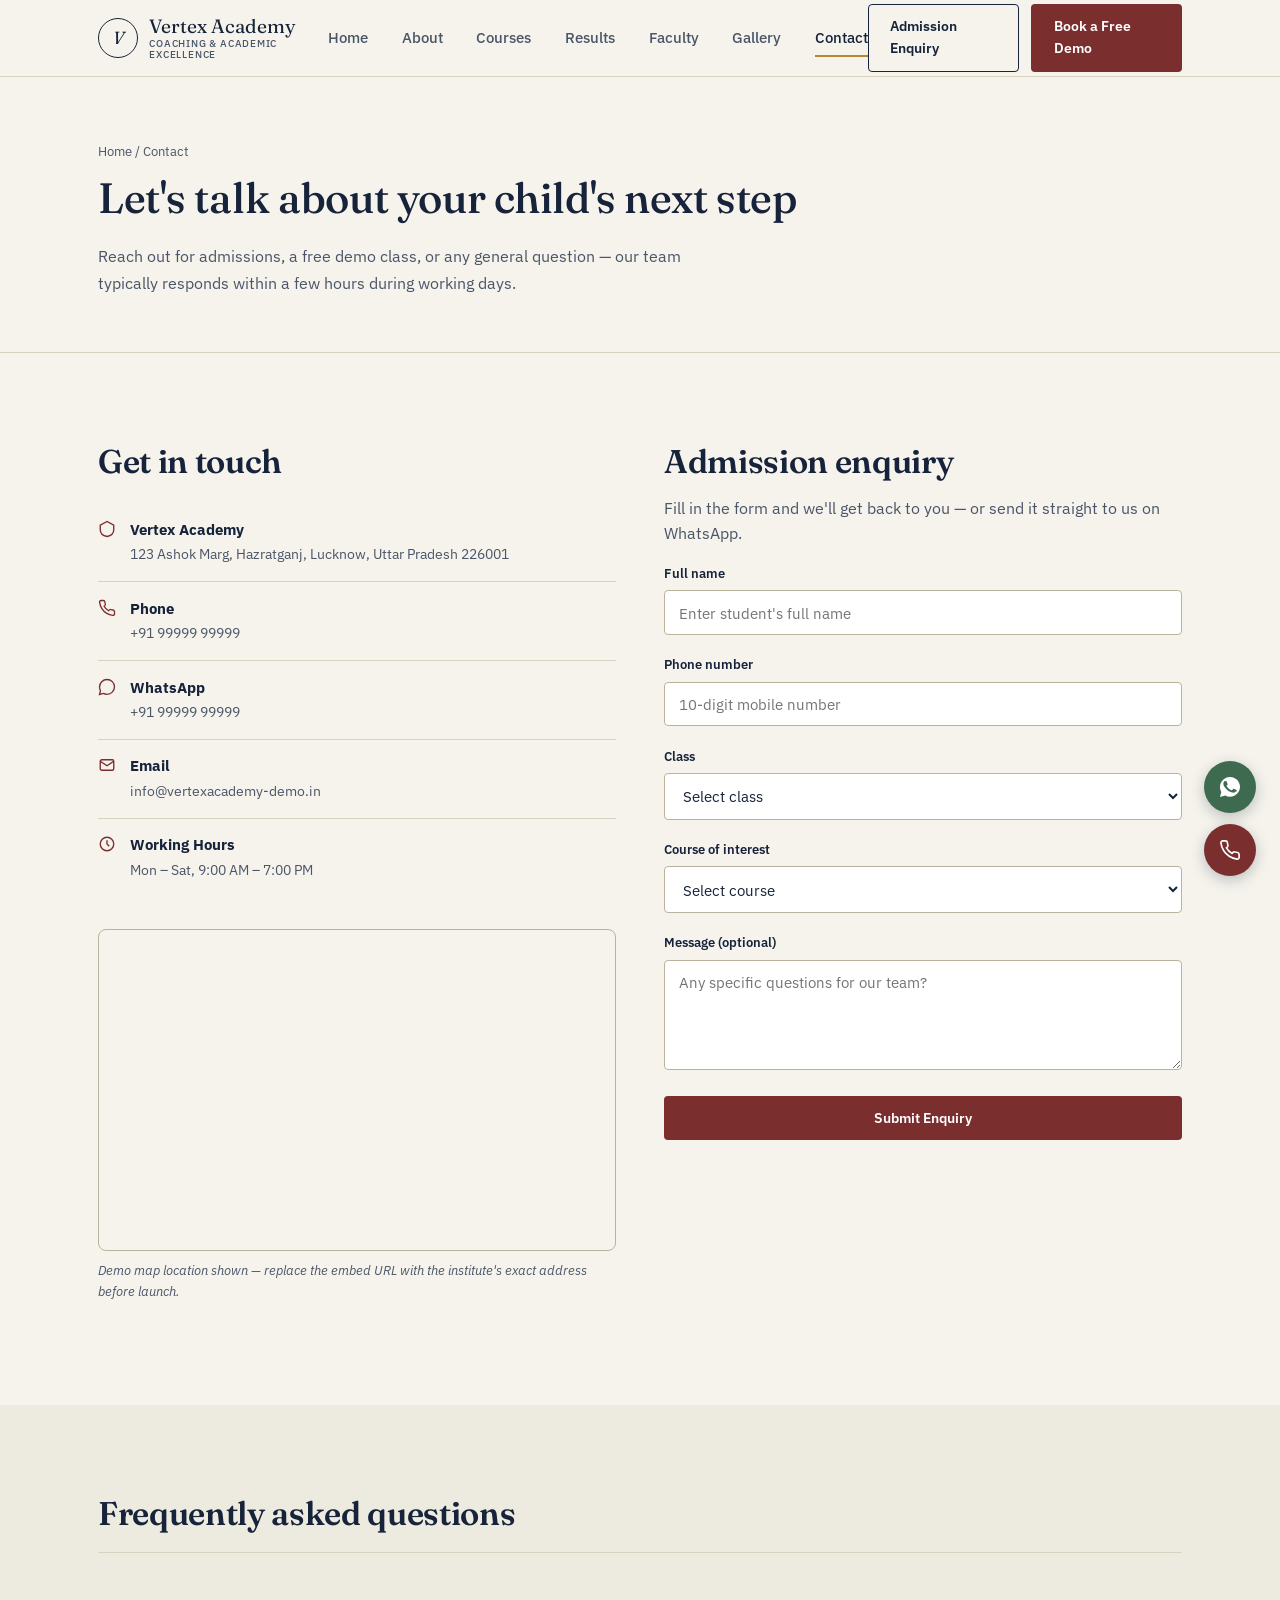
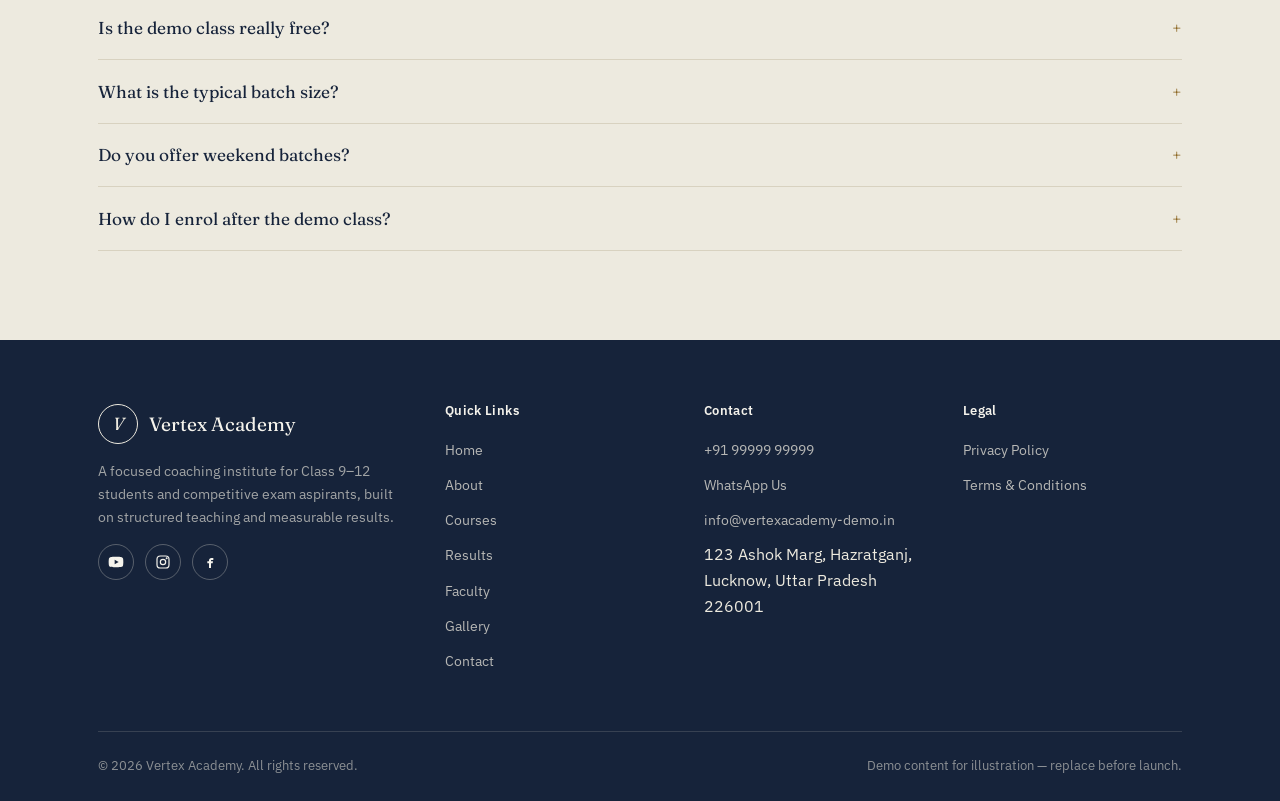
<file: pages/contact.html>
<!DOCTYPE html>
<html lang="en">
<head>
<meta charset="UTF-8">
<meta name="viewport" content="width=device-width, initial-scale=1.0">
<title>Contact Us — Vertex Academy</title>
<meta name="description" content="Get in touch with Vertex Academy for admissions, demo classes and general enquiries. Address, phone, WhatsApp and email for our Lucknow campus.">
<link rel="canonical" href="https://www.vertexacademy-demo.in/pages/contact.html">
<meta property="og:type" content="website">
<meta property="og:title" content="Contact Us — Vertex Academy">
<meta property="og:image" content="https://placehold.co/1200x630/16233A/F5F3EC?text=Contact+Us">
<link rel="preconnect" href="https://fonts.googleapis.com">
<link href="https://fonts.googleapis.com/css2?family=Fraunces:ital,wght@0,400;0,500;0,600;1,500&family=IBM+Plex+Sans:wght@400;500;600;700&display=swap" rel="stylesheet">
<link rel="stylesheet" href="../css/style.css">
<link rel="stylesheet" href="../css/responsive.css">
</head>
<body>

<header class="site-header">
  <div class="container">
    <a href="../index.html" class="brand">
      <span class="brand-mark">V</span>
      <span class="brand-name">Vertex Academy<small>COACHING &amp; ACADEMIC EXCELLENCE</small></span>
    </a>
    <nav class="main-nav" aria-label="Primary">
      <a href="../index.html">Home</a>
      <a href="about.html">About</a>
      <a href="courses.html">Courses</a>
      <a href="results.html">Results</a>
      <a href="faculty.html">Faculty</a>
      <a href="gallery.html">Gallery</a>
      <a href="contact.html" class="active">Contact</a>
    </nav>
    <div class="header-ctas">
      <a href="#enquiry" class="btn btn-secondary">Admission Enquiry</a>
      <a href="#demo" class="btn btn-primary">Book a Free Demo</a>
    </div>
    <button class="hamburger" data-nav-toggle aria-label="Toggle menu" aria-expanded="false"><span></span></button>
  </div>
  <div class="mobile-nav" data-mobile-nav>
    <a href="../index.html">Home</a>
    <a href="about.html">About</a>
    <a href="courses.html">Courses</a>
    <a href="results.html">Results</a>
    <a href="faculty.html">Faculty</a>
    <a href="gallery.html">Gallery</a>
    <a href="youtube.html">Videos</a>
    <a href="contact.html">Contact</a>
    <div class="header-ctas">
      <a href="#enquiry" class="btn btn-secondary">Admission Enquiry</a>
      <a href="#demo" class="btn btn-primary">Book a Free Demo</a>
    </div>
  </div>
</header>

<section class="page-header">
  <div class="container">
    <div class="crumb"><a href="../index.html">Home</a> / Contact</div>
    <h1>Let's talk about your child's next step</h1>
    <p>Reach out for admissions, a free demo class, or any general question — our team typically responds within a few hours during working days.</p>
  </div>
</section>

<section id="demo">
  <div class="container">
    <div class="contact-grid">
      <div>
        <h2>Get in touch</h2>
        <ul class="contact-info-list">
          <li>
            <span class="ic"><svg width="18" height="18" viewBox="0 0 24 24" fill="none" stroke="currentColor" stroke-width="1.8"><path d="M12 2 3 7v6c0 5 4 8 9 9 5-1 9-4 9-9V7l-9-5Z"/></svg></span>
            <div><strong>Vertex Academy</strong><span>123 Ashok Marg, Hazratganj, Lucknow, Uttar Pradesh 226001</span></div>
          </li>
          <li>
            <span class="ic"><svg width="18" height="18" viewBox="0 0 24 24" fill="none" stroke="currentColor" stroke-width="1.8"><path d="M22 16.9v3a2 2 0 0 1-2.2 2 19.8 19.8 0 0 1-8.6-3.1 19.5 19.5 0 0 1-6-6A19.8 19.8 0 0 1 2.1 4.2 2 2 0 0 1 4.1 2h3a2 2 0 0 1 2 1.7c.1.9.3 1.8.6 2.7a2 2 0 0 1-.4 2.1L8.1 9.7a16 16 0 0 0 6 6l1.2-1.2a2 2 0 0 1 2.1-.4c.9.3 1.8.5 2.7.6a2 2 0 0 1 1.7 2Z"/></svg></span>
            <div><strong>Phone</strong><span><a href="tel:+919999999999">+91 99999 99999</a></span></div>
          </li>
          <li>
            <span class="ic"><svg width="18" height="18" viewBox="0 0 24 24" fill="none" stroke="currentColor" stroke-width="1.8"><path d="M12 2C6.5 2 2 6.5 2 12c0 1.8.5 3.5 1.3 5L2 22l5.2-1.4c1.5.8 3.1 1.2 4.8 1.2 5.5 0 10-4.5 10-10S17.5 2 12 2Z"/></svg></span>
            <div><strong>WhatsApp</strong><span><a href="https://wa.me/919999999999" target="_blank" rel="noopener">+91 99999 99999</a></span></div>
          </li>
          <li>
            <span class="ic"><svg width="18" height="18" viewBox="0 0 24 24" fill="none" stroke="currentColor" stroke-width="1.8"><rect x="3" y="5" width="18" height="14" rx="2"/><path d="m3 7 9 6 9-6"/></svg></span>
            <div><strong>Email</strong><span><a href="mailto:info@vertexacademy-demo.in">info@vertexacademy-demo.in</a></span></div>
          </li>
          <li>
            <span class="ic"><svg width="18" height="18" viewBox="0 0 24 24" fill="none" stroke="currentColor" stroke-width="1.8"><circle cx="12" cy="12" r="9"/><path d="M12 7v5l3 3"/></svg></span>
            <div><strong>Working Hours</strong><span>Mon – Sat, 9:00 AM – 7:00 PM</span></div>
          </li>
        </ul>

        <div class="map-embed">
          <iframe src="https://maps.google.com/maps?q=Hazratganj%2C%20Lucknow%2C%20Uttar%20Pradesh&t=&z=14&ie=UTF8&iwloc=&output=embed" title="Vertex Academy location map (demo location)" loading="lazy" referrerpolicy="no-referrer-when-downgrade"></iframe>
        </div>
        <p style="font-size:0.82rem; margin-top:0.6rem;"><em>Demo map location shown — replace the embed URL with the institute's exact address before launch.</em></p>
      </div>

      <div id="enquiry">
        <h2>Admission enquiry</h2>
        <p>Fill in the form and we'll get back to you — or send it straight to us on WhatsApp.</p>

        <div class="form-success" data-form-success tabindex="-1">
          Thank you — your enquiry has been received. Our academic counsellor will contact you shortly. This form does not submit to a live database yet; for an immediate response, use the WhatsApp button below.
        </div>

        <form data-enquiry-form novalidate>
          <div class="form-field">
            <label for="f-name">Full name</label>
            <input type="text" id="f-name" name="name" placeholder="Enter student's full name" autocomplete="name">
            <span class="error-msg">Please enter your full name.</span>
          </div>
          <div class="form-field">
            <label for="f-phone">Phone number</label>
            <input type="tel" id="f-phone" name="phone" placeholder="10-digit mobile number" autocomplete="tel">
            <span class="error-msg">Please enter a valid 10-digit phone number.</span>
          </div>
          <div class="form-field">
            <label for="f-class">Class</label>
            <select id="f-class" name="class">
              <option value="">Select class</option>
              <option>Class 9</option>
              <option>Class 10</option>
              <option>Class 11</option>
              <option>Class 12</option>
              <option>Competitive Exam Aspirant</option>
            </select>
            <span class="error-msg">Please select a class or exam.</span>
          </div>
          <div class="form-field">
            <label for="f-course">Course of interest</label>
            <select id="f-course" name="course">
              <option value="">Select course</option>
              <option>Class 9 Foundation</option>
              <option>Class 10 Academic Programme</option>
              <option>Class 11–12 Science</option>
              <option>Competitive Exam Preparation</option>
              <option>Mathematics Special Classes</option>
            </select>
            <span class="error-msg">Please select a course.</span>
          </div>
          <div class="form-field">
            <label for="f-message">Message (optional)</label>
            <textarea id="f-message" name="message" placeholder="Any specific questions for our team?"></textarea>
            <span class="error-msg">Message is too long — please keep it under 500 characters.</span>
          </div>
          <button type="submit" class="btn btn-primary btn-block">Submit Enquiry</button>
          <a href="#" data-whatsapp-followup class="btn btn-secondary btn-block" style="display:none; margin-top:0.8rem;" target="_blank" rel="noopener">Send via WhatsApp Instead →</a>
        </form>
      </div>
    </div>
  </div>
</section>

<section class="bg-dim">
  <div class="container">
    <div class="section-head"><div><h2>Frequently asked questions</h2></div></div>
    <div>
      <div class="faq-item">
        <button class="faq-q">Is the demo class really free?<span class="plus">+</span></button>
        <div class="faq-a"><p>Yes. The demo class carries no cost and no obligation to enrol — it's simply a chance to experience our teaching style before deciding.</p></div>
      </div>
      <div class="faq-item">
        <button class="faq-q">What is the typical batch size?<span class="plus">+</span></button>
        <div class="faq-a"><p>We keep batches deliberately small so faculty can give individual attention — exact numbers vary slightly by programme.</p></div>
      </div>
      <div class="faq-item">
        <button class="faq-q">Do you offer weekend batches?<span class="plus">+</span></button>
        <div class="faq-a"><p>Yes, a weekend foundation batch is available for Class 9 &amp; 10 students — see the Courses page for details.</p></div>
      </div>
      <div class="faq-item">
        <button class="faq-q">How do I enrol after the demo class?<span class="plus">+</span></button>
        <div class="faq-a"><p>Our academic counsellor will walk you through the enrolment process directly — no online payment or registration system is required to get started.</p></div>
      </div>
    </div>
  </div>
</section>

<footer class="site-footer">
  <div class="container">
    <div class="footer-grid">
      <div>
        <a href="../index.html" class="brand" style="margin-bottom:1rem; display:inline-flex;">
          <span class="brand-mark" style="border-color:#EDEADF; color:#EDEADF;">V</span>
          <span class="brand-name">Vertex Academy</span>
        </a>
        <p>A focused coaching institute for Class 9–12 students and competitive exam aspirants, built on structured teaching and measurable results.</p>
        <div class="footer-social">
          <a href="https://youtube.com/@vertexacademy-demo" aria-label="YouTube" target="_blank" rel="noopener"><svg width="16" height="16" viewBox="0 0 24 24" fill="currentColor"><path d="M23 12s0-3.6-.46-5.2a3 3 0 0 0-2.1-2.1C18.8 4 12 4 12 4s-6.8 0-8.44.7a3 3 0 0 0-2.1 2.1C1 8.4 1 12 1 12s0 3.6.46 5.2a3 3 0 0 0 2.1 2.1C5.2 20 12 20 12 20s6.8 0 8.44-.7a3 3 0 0 0 2.1-2.1C23 15.6 23 12 23 12ZM10 15.5v-7l6 3.5-6 3.5Z"/></svg></a>
          <a href="https://instagram.com/vertexacademy-demo" aria-label="Instagram" target="_blank" rel="noopener"><svg width="16" height="16" viewBox="0 0 24 24" fill="none" stroke="currentColor" stroke-width="1.8"><rect x="3" y="3" width="18" height="18" rx="5"/><circle cx="12" cy="12" r="4"/><circle cx="17.5" cy="6.5" r="0.6" fill="currentColor"/></svg></a>
          <a href="https://facebook.com/vertexacademy-demo" aria-label="Facebook" target="_blank" rel="noopener"><svg width="16" height="16" viewBox="0 0 24 24" fill="currentColor"><path d="M14 9h3V6h-3c-2 0-3.5 1.5-3.5 3.5V11H8v3h2.5v7h3v-7H16l.5-3h-3V9.7c0-.4.3-.7.5-.7Z"/></svg></a>
        </div>
      </div>
      <div>
        <h4>Quick Links</h4>
        <ul class="footer-links">
          <li><a href="../index.html">Home</a></li>
          <li><a href="about.html">About</a></li>
          <li><a href="courses.html">Courses</a></li>
          <li><a href="results.html">Results</a></li>
          <li><a href="faculty.html">Faculty</a></li>
          <li><a href="gallery.html">Gallery</a></li>
          <li><a href="contact.html">Contact</a></li>
        </ul>
      </div>
      <div>
        <h4>Contact</h4>
        <ul class="footer-links">
          <li><a href="tel:+919999999999">+91 99999 99999</a></li>
          <li><a href="https://wa.me/919999999999" target="_blank" rel="noopener">WhatsApp Us</a></li>
          <li><a href="mailto:info@vertexacademy-demo.in">info@vertexacademy-demo.in</a></li>
          <li>123 Ashok Marg, Hazratganj,<br>Lucknow, Uttar Pradesh 226001</li>
        </ul>
      </div>
      <div>
        <h4>Legal</h4>
        <ul class="footer-links">
          <li><a href="privacy-policy.html">Privacy Policy</a></li>
          <li><a href="terms.html">Terms &amp; Conditions</a></li>
        </ul>
      </div>
    </div>
    <div class="footer-bottom">
      <span>© 2026 Vertex Academy. All rights reserved.</span>
      <span>Demo content for illustration — replace before launch.</span>
    </div>
  </div>
</footer>

<div class="floating-contact">
  <a href="https://wa.me/919999999999" class="fc-whatsapp" aria-label="Chat on WhatsApp" target="_blank" rel="noopener"><svg width="24" height="24" viewBox="0 0 24 24" fill="#fff"><path d="M12 2C6.5 2 2 6.5 2 12c0 1.8.5 3.5 1.3 5L2 22l5.2-1.4c1.5.8 3.1 1.2 4.8 1.2 5.5 0 10-4.5 10-10S17.5 2 12 2Zm5.9 14.2c-.2.7-1.4 1.3-2 1.4-.5.1-1.2.2-3.8-.8-3.2-1.3-5.2-4.5-5.4-4.7-.2-.2-1.3-1.7-1.3-3.2 0-1.5.8-2.3 1.1-2.6.3-.3.6-.4.8-.4h.6c.2 0 .5 0 .7.5.3.7.9 2.3 1 2.4.1.2.1.4 0 .6-.1.2-.2.3-.3.5-.2.2-.3.3-.5.5-.2.2-.4.4-.2.7.2.3.9 1.5 2 2.4 1.3 1.2 2.4 1.5 2.8 1.7.3.2.5.1.7-.1.2-.2.8-.9 1-1.2.2-.3.4-.3.7-.2.3.1 1.9.9 2.2 1.1.3.2.5.2.6.3.1.2.1.9-.1 1.6Z"/></svg></a>
  <a href="tel:+919999999999" class="fc-call" aria-label="Call institute"><svg width="22" height="22" viewBox="0 0 24 24" fill="none" stroke="#fff" stroke-width="1.8"><path d="M22 16.9v3a2 2 0 0 1-2.2 2 19.8 19.8 0 0 1-8.6-3.1 19.5 19.5 0 0 1-6-6A19.8 19.8 0 0 1 2.1 4.2 2 2 0 0 1 4.1 2h3a2 2 0 0 1 2 1.7c.1.9.3 1.8.6 2.7a2 2 0 0 1-.4 2.1L8.1 9.7a16 16 0 0 0 6 6l1.2-1.2a2 2 0 0 1 2.1-.4c.9.3 1.8.5 2.7.6a2 2 0 0 1 1.7 2Z"/></svg></a>
</div>
<div class="mobile-action-bar">
  <a href="tel:+919999999999">Call</a>
  <a href="https://wa.me/919999999999" target="_blank" rel="noopener">WhatsApp</a>
  <a href="#demo">Demo</a>
</div>

<script src="../js/main.js"></script>
<script src="../js/animations.js"></script>
<script src="../js/contact.js"></script>
</body>
</html>
</file>
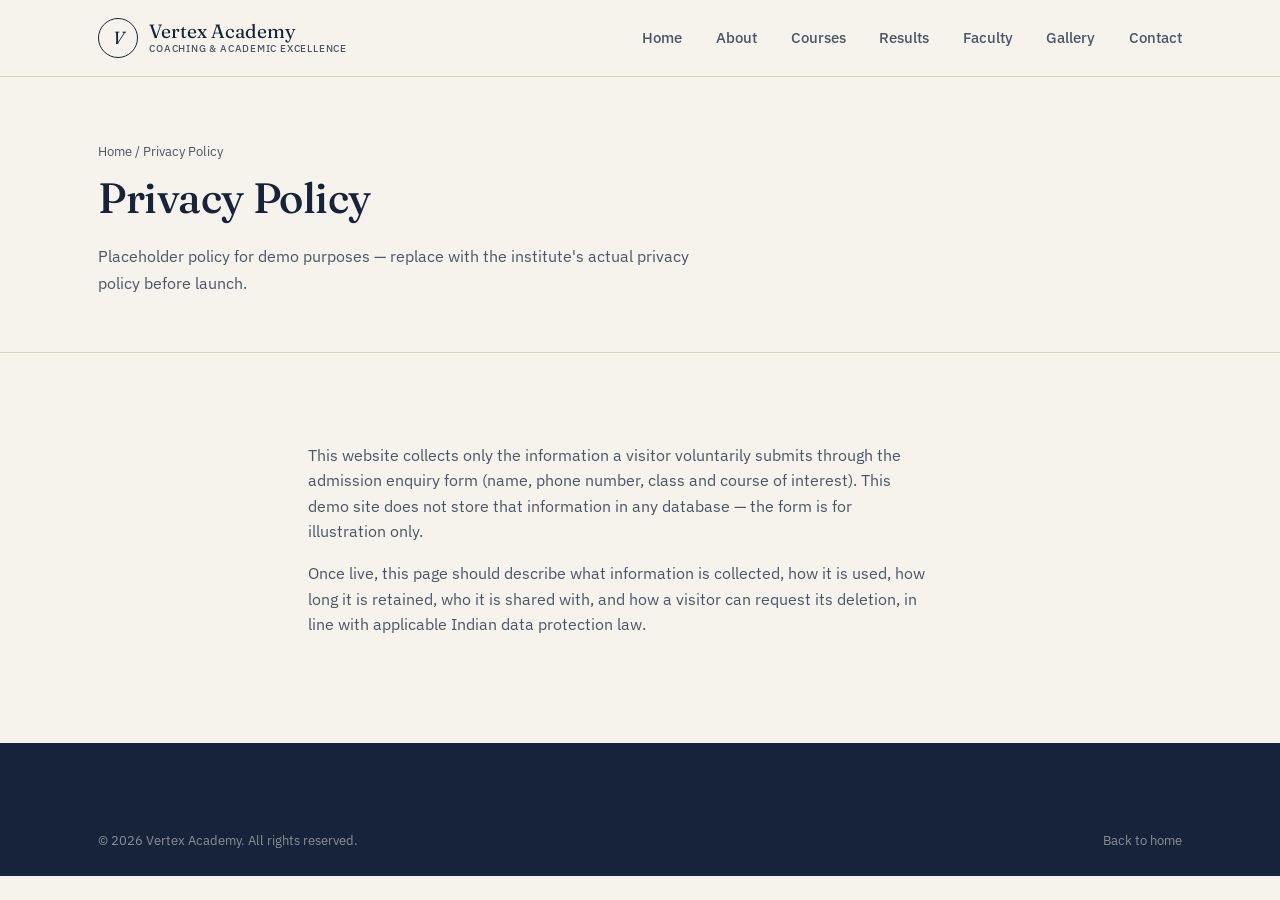
<file: pages/privacy-policy.html>
<!DOCTYPE html>
<html lang="en">
<head>
<meta charset="UTF-8">
<meta name="viewport" content="width=device-width, initial-scale=1.0">
<title>Privacy Policy — Vertex Academy</title>
<meta name="description" content="Privacy policy for Vertex Academy's website.">
<link rel="canonical" href="https://www.vertexacademy-demo.in/pages/privacy-policy.html">
<link href="https://fonts.googleapis.com/css2?family=Fraunces:ital,wght@0,400;0,500;0,600;1,500&family=IBM+Plex+Sans:wght@400;500;600;700&display=swap" rel="stylesheet">
<link rel="stylesheet" href="../css/style.css">
<link rel="stylesheet" href="../css/responsive.css">
</head>
<body>
<header class="site-header">
  <div class="container">
    <a href="../index.html" class="brand">
      <span class="brand-mark">V</span>
      <span class="brand-name">Vertex Academy<small>COACHING &amp; ACADEMIC EXCELLENCE</small></span>
    </a>
    <nav class="main-nav" aria-label="Primary">
      <a href="../index.html">Home</a>
      <a href="about.html">About</a>
      <a href="courses.html">Courses</a>
      <a href="results.html">Results</a>
      <a href="faculty.html">Faculty</a>
      <a href="gallery.html">Gallery</a>
      <a href="contact.html">Contact</a>
    </nav>
    <button class="hamburger" data-nav-toggle aria-label="Toggle menu" aria-expanded="false"><span></span></button>
  </div>
  <div class="mobile-nav" data-mobile-nav>
    <a href="../index.html">Home</a>
    <a href="about.html">About</a>
    <a href="courses.html">Courses</a>
    <a href="results.html">Results</a>
    <a href="faculty.html">Faculty</a>
    <a href="gallery.html">Gallery</a>
    <a href="contact.html">Contact</a>
  </div>
</header>

<section class="page-header">
  <div class="container">
    <div class="crumb"><a href="../index.html">Home</a> / Privacy Policy</div>
    <h1>Privacy Policy</h1>
    <p>Placeholder policy for demo purposes — replace with the institute's actual privacy policy before launch.</p>
  </div>
</section>

<section>
  <div class="container" style="max-width:760px;">
    <p>This website collects only the information a visitor voluntarily submits through the admission enquiry form (name, phone number, class and course of interest). This demo site does not store that information in any database — the form is for illustration only.</p>
    <p>Once live, this page should describe what information is collected, how it is used, how long it is retained, who it is shared with, and how a visitor can request its deletion, in line with applicable Indian data protection law.</p>
  </div>
</section>

<footer class="site-footer">
  <div class="container">
    <div class="footer-bottom">
      <span>© 2026 Vertex Academy. All rights reserved.</span>
      <a href="../index.html">Back to home</a>
    </div>
  </div>
</footer>
<script src="../js/main.js"></script>
</body>
</html>
</file>
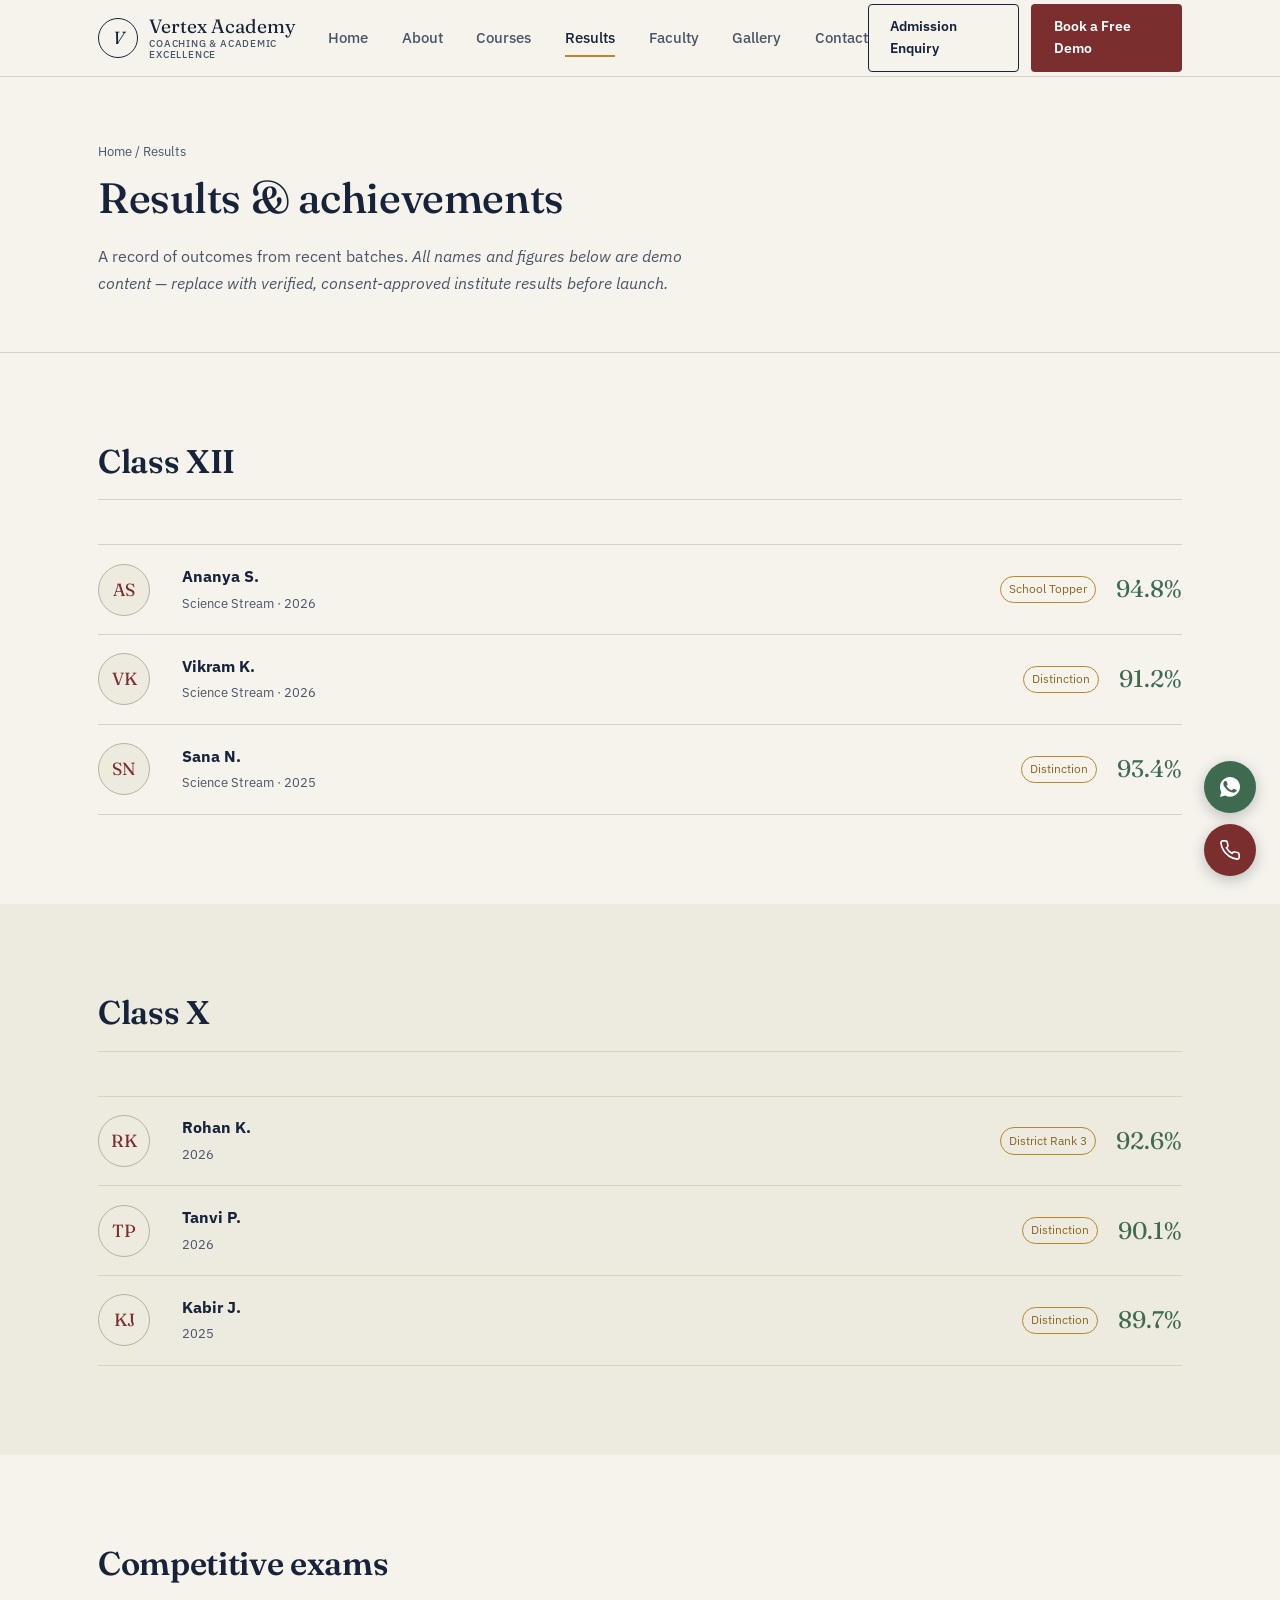
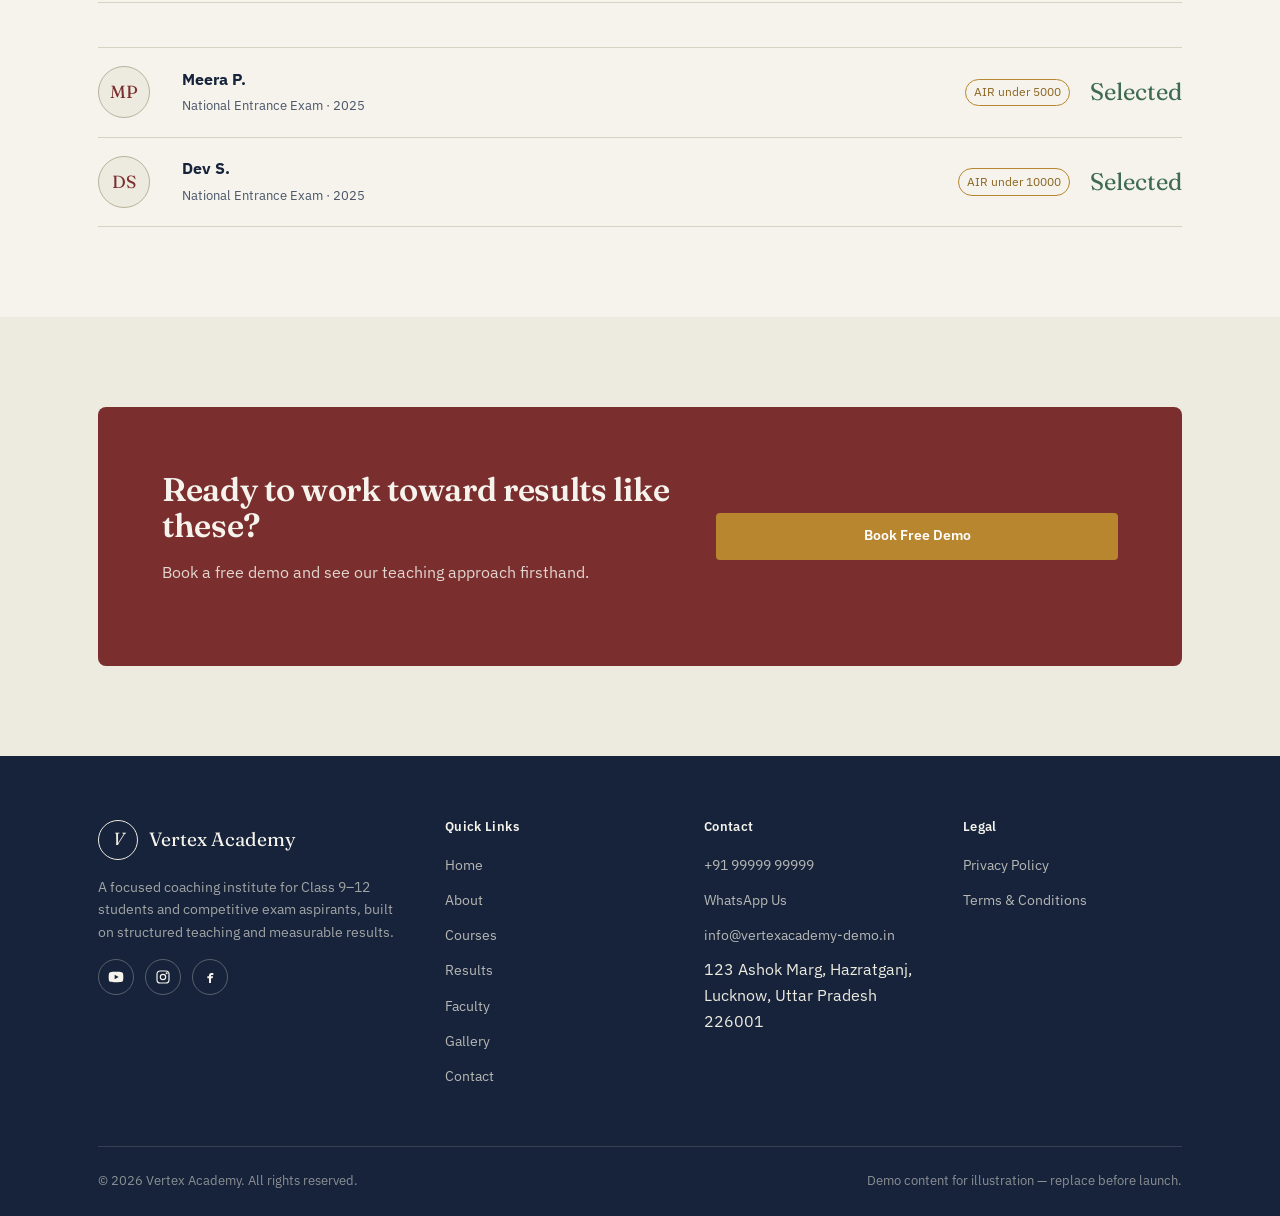
<file: pages/results.html>
<!DOCTYPE html>
<html lang="en">
<head>
<meta charset="UTF-8">
<meta name="viewport" content="width=device-width, initial-scale=1.0">
<title>Results &amp; Achievements — Vertex Academy</title>
<meta name="description" content="See student results and achievements from Vertex Academy's Class 9-12 and competitive exam batches.">
<link rel="canonical" href="https://www.vertexacademy-demo.in/pages/results.html">
<meta property="og:type" content="website">
<meta property="og:title" content="Results & Achievements — Vertex Academy">
<meta property="og:image" content="https://placehold.co/1200x630/16233A/F5F3EC?text=Results">
<link rel="preconnect" href="https://fonts.googleapis.com">
<link href="https://fonts.googleapis.com/css2?family=Fraunces:ital,wght@0,400;0,500;0,600;1,500&family=IBM+Plex+Sans:wght@400;500;600;700&display=swap" rel="stylesheet">
<link rel="stylesheet" href="../css/style.css">
<link rel="stylesheet" href="../css/responsive.css">
</head>
<body>

<header class="site-header">
  <div class="container">
    <a href="../index.html" class="brand">
      <span class="brand-mark">V</span>
      <span class="brand-name">Vertex Academy<small>COACHING &amp; ACADEMIC EXCELLENCE</small></span>
    </a>
    <nav class="main-nav" aria-label="Primary">
      <a href="../index.html">Home</a>
      <a href="about.html">About</a>
      <a href="courses.html">Courses</a>
      <a href="results.html" class="active">Results</a>
      <a href="faculty.html">Faculty</a>
      <a href="gallery.html">Gallery</a>
      <a href="contact.html">Contact</a>
    </nav>
    <div class="header-ctas">
      <a href="contact.html#enquiry" class="btn btn-secondary">Admission Enquiry</a>
      <a href="contact.html#demo" class="btn btn-primary">Book a Free Demo</a>
    </div>
    <button class="hamburger" data-nav-toggle aria-label="Toggle menu" aria-expanded="false"><span></span></button>
  </div>
  <div class="mobile-nav" data-mobile-nav>
    <a href="../index.html">Home</a>
    <a href="about.html">About</a>
    <a href="courses.html">Courses</a>
    <a href="results.html">Results</a>
    <a href="faculty.html">Faculty</a>
    <a href="gallery.html">Gallery</a>
    <a href="youtube.html">Videos</a>
    <a href="contact.html">Contact</a>
    <div class="header-ctas">
      <a href="contact.html#enquiry" class="btn btn-secondary">Admission Enquiry</a>
      <a href="contact.html#demo" class="btn btn-primary">Book a Free Demo</a>
    </div>
  </div>
</header>

<section class="page-header">
  <div class="container">
    <div class="crumb"><a href="../index.html">Home</a> / Results</div>
    <h1>Results &amp; achievements</h1>
    <p>A record of outcomes from recent batches. <em>All names and figures below are demo content — replace with verified, consent-approved institute results before launch.</em></p>
  </div>
</section>

<section>
  <div class="container">
    <div class="section-head">
      <div><h2>Class XII</h2></div>
    </div>
    <div class="results-list">
      <div class="result-row reveal"><div class="avatar">AS</div><div class="who"><strong>Ananya S.</strong><span>Science Stream · 2026</span></div><span class="badge">School Topper</span><span class="score">94.8%</span></div>
      <div class="result-row reveal"><div class="avatar">VK</div><div class="who"><strong>Vikram K.</strong><span>Science Stream · 2026</span></div><span class="badge">Distinction</span><span class="score">91.2%</span></div>
      <div class="result-row reveal"><div class="avatar">SN</div><div class="who"><strong>Sana N.</strong><span>Science Stream · 2025</span></div><span class="badge">Distinction</span><span class="score">93.4%</span></div>
    </div>
  </div>
</section>

<section class="bg-dim">
  <div class="container">
    <div class="section-head">
      <div><h2>Class X</h2></div>
    </div>
    <div class="results-list">
      <div class="result-row reveal"><div class="avatar">RK</div><div class="who"><strong>Rohan K.</strong><span>2026</span></div><span class="badge">District Rank 3</span><span class="score">92.6%</span></div>
      <div class="result-row reveal"><div class="avatar">TP</div><div class="who"><strong>Tanvi P.</strong><span>2026</span></div><span class="badge">Distinction</span><span class="score">90.1%</span></div>
      <div class="result-row reveal"><div class="avatar">KJ</div><div class="who"><strong>Kabir J.</strong><span>2025</span></div><span class="badge">Distinction</span><span class="score">89.7%</span></div>
    </div>
  </div>
</section>

<section>
  <div class="container">
    <div class="section-head">
      <div><h2>Competitive exams</h2></div>
    </div>
    <div class="results-list">
      <div class="result-row reveal"><div class="avatar">MP</div><div class="who"><strong>Meera P.</strong><span>National Entrance Exam · 2025</span></div><span class="badge">AIR under 5000</span><span class="score">Selected</span></div>
      <div class="result-row reveal"><div class="avatar">DS</div><div class="who"><strong>Dev S.</strong><span>National Entrance Exam · 2025</span></div><span class="badge">AIR under 10000</span><span class="score">Selected</span></div>
    </div>
  </div>
</section>

<section class="bg-dim">
  <div class="container">
    <div class="cta-band">
      <div>
        <h2>Ready to work toward results like these?</h2>
        <p>Book a free demo and see our teaching approach firsthand.</p>
      </div>
      <div class="cta-band-actions">
        <a href="contact.html#demo" class="btn btn-gold btn-block">Book Free Demo</a>
      </div>
    </div>
  </div>
</section>

<footer class="site-footer">
  <div class="container">
    <div class="footer-grid">
      <div>
        <a href="../index.html" class="brand" style="margin-bottom:1rem; display:inline-flex;">
          <span class="brand-mark" style="border-color:#EDEADF; color:#EDEADF;">V</span>
          <span class="brand-name">Vertex Academy</span>
        </a>
        <p>A focused coaching institute for Class 9–12 students and competitive exam aspirants, built on structured teaching and measurable results.</p>
        <div class="footer-social">
          <a href="https://youtube.com/@vertexacademy-demo" aria-label="YouTube" target="_blank" rel="noopener"><svg width="16" height="16" viewBox="0 0 24 24" fill="currentColor"><path d="M23 12s0-3.6-.46-5.2a3 3 0 0 0-2.1-2.1C18.8 4 12 4 12 4s-6.8 0-8.44.7a3 3 0 0 0-2.1 2.1C1 8.4 1 12 1 12s0 3.6.46 5.2a3 3 0 0 0 2.1 2.1C5.2 20 12 20 12 20s6.8 0 8.44-.7a3 3 0 0 0 2.1-2.1C23 15.6 23 12 23 12ZM10 15.5v-7l6 3.5-6 3.5Z"/></svg></a>
          <a href="https://instagram.com/vertexacademy-demo" aria-label="Instagram" target="_blank" rel="noopener"><svg width="16" height="16" viewBox="0 0 24 24" fill="none" stroke="currentColor" stroke-width="1.8"><rect x="3" y="3" width="18" height="18" rx="5"/><circle cx="12" cy="12" r="4"/><circle cx="17.5" cy="6.5" r="0.6" fill="currentColor"/></svg></a>
          <a href="https://facebook.com/vertexacademy-demo" aria-label="Facebook" target="_blank" rel="noopener"><svg width="16" height="16" viewBox="0 0 24 24" fill="currentColor"><path d="M14 9h3V6h-3c-2 0-3.5 1.5-3.5 3.5V11H8v3h2.5v7h3v-7H16l.5-3h-3V9.7c0-.4.3-.7.5-.7Z"/></svg></a>
        </div>
      </div>
      <div>
        <h4>Quick Links</h4>
        <ul class="footer-links">
          <li><a href="../index.html">Home</a></li>
          <li><a href="about.html">About</a></li>
          <li><a href="courses.html">Courses</a></li>
          <li><a href="results.html">Results</a></li>
          <li><a href="faculty.html">Faculty</a></li>
          <li><a href="gallery.html">Gallery</a></li>
          <li><a href="contact.html">Contact</a></li>
        </ul>
      </div>
      <div>
        <h4>Contact</h4>
        <ul class="footer-links">
          <li><a href="tel:+919999999999">+91 99999 99999</a></li>
          <li><a href="https://wa.me/919999999999" target="_blank" rel="noopener">WhatsApp Us</a></li>
          <li><a href="mailto:info@vertexacademy-demo.in">info@vertexacademy-demo.in</a></li>
          <li>123 Ashok Marg, Hazratganj,<br>Lucknow, Uttar Pradesh 226001</li>
        </ul>
      </div>
      <div>
        <h4>Legal</h4>
        <ul class="footer-links">
          <li><a href="privacy-policy.html">Privacy Policy</a></li>
          <li><a href="terms.html">Terms &amp; Conditions</a></li>
        </ul>
      </div>
    </div>
    <div class="footer-bottom">
      <span>© 2026 Vertex Academy. All rights reserved.</span>
      <span>Demo content for illustration — replace before launch.</span>
    </div>
  </div>
</footer>

<div class="floating-contact">
  <a href="https://wa.me/919999999999" class="fc-whatsapp" aria-label="Chat on WhatsApp" target="_blank" rel="noopener"><svg width="24" height="24" viewBox="0 0 24 24" fill="#fff"><path d="M12 2C6.5 2 2 6.5 2 12c0 1.8.5 3.5 1.3 5L2 22l5.2-1.4c1.5.8 3.1 1.2 4.8 1.2 5.5 0 10-4.5 10-10S17.5 2 12 2Zm5.9 14.2c-.2.7-1.4 1.3-2 1.4-.5.1-1.2.2-3.8-.8-3.2-1.3-5.2-4.5-5.4-4.7-.2-.2-1.3-1.7-1.3-3.2 0-1.5.8-2.3 1.1-2.6.3-.3.6-.4.8-.4h.6c.2 0 .5 0 .7.5.3.7.9 2.3 1 2.4.1.2.1.4 0 .6-.1.2-.2.3-.3.5-.2.2-.3.3-.5.5-.2.2-.4.4-.2.7.2.3.9 1.5 2 2.4 1.3 1.2 2.4 1.5 2.8 1.7.3.2.5.1.7-.1.2-.2.8-.9 1-1.2.2-.3.4-.3.7-.2.3.1 1.9.9 2.2 1.1.3.2.5.2.6.3.1.2.1.9-.1 1.6Z"/></svg></a>
  <a href="tel:+919999999999" class="fc-call" aria-label="Call institute"><svg width="22" height="22" viewBox="0 0 24 24" fill="none" stroke="#fff" stroke-width="1.8"><path d="M22 16.9v3a2 2 0 0 1-2.2 2 19.8 19.8 0 0 1-8.6-3.1 19.5 19.5 0 0 1-6-6A19.8 19.8 0 0 1 2.1 4.2 2 2 0 0 1 4.1 2h3a2 2 0 0 1 2 1.7c.1.9.3 1.8.6 2.7a2 2 0 0 1-.4 2.1L8.1 9.7a16 16 0 0 0 6 6l1.2-1.2a2 2 0 0 1 2.1-.4c.9.3 1.8.5 2.7.6a2 2 0 0 1 1.7 2Z"/></svg></a>
</div>
<div class="mobile-action-bar">
  <a href="tel:+919999999999">Call</a>
  <a href="https://wa.me/919999999999" target="_blank" rel="noopener">WhatsApp</a>
  <a href="contact.html#demo">Demo</a>
</div>

<script src="../js/main.js"></script>
<script src="../js/animations.js"></script>
</body>
</html>
</file>
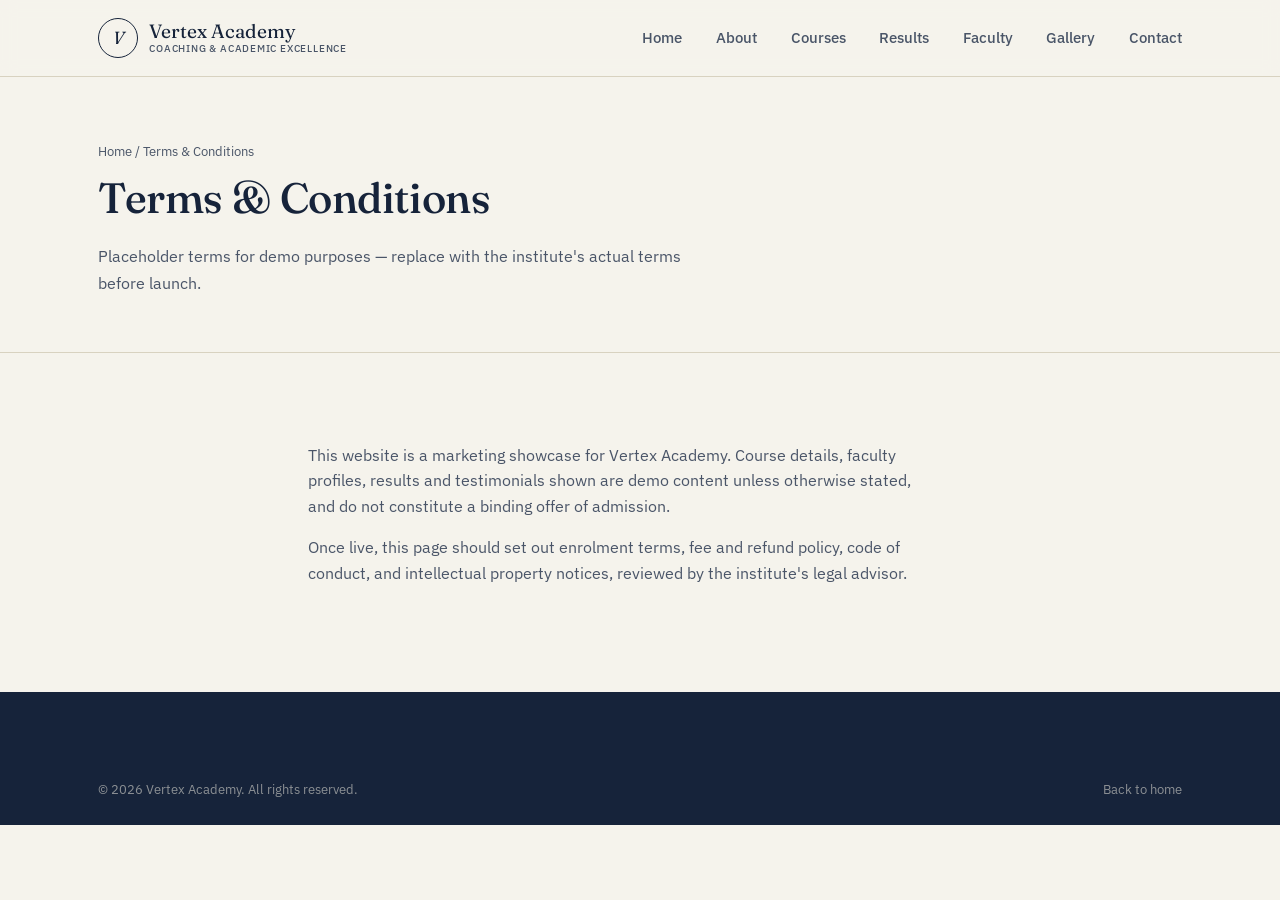
<file: pages/terms.html>
<!DOCTYPE html>
<html lang="en">
<head>
<meta charset="UTF-8">
<meta name="viewport" content="width=device-width, initial-scale=1.0">
<title>Terms &amp; Conditions — Vertex Academy</title>
<meta name="description" content="Terms and conditions for using Vertex Academy's website.">
<link rel="canonical" href="https://www.vertexacademy-demo.in/pages/terms.html">
<link href="https://fonts.googleapis.com/css2?family=Fraunces:ital,wght@0,400;0,500;0,600;1,500&family=IBM+Plex+Sans:wght@400;500;600;700&display=swap" rel="stylesheet">
<link rel="stylesheet" href="../css/style.css">
<link rel="stylesheet" href="../css/responsive.css">
</head>
<body>
<header class="site-header">
  <div class="container">
    <a href="../index.html" class="brand">
      <span class="brand-mark">V</span>
      <span class="brand-name">Vertex Academy<small>COACHING &amp; ACADEMIC EXCELLENCE</small></span>
    </a>
    <nav class="main-nav" aria-label="Primary">
      <a href="../index.html">Home</a>
      <a href="about.html">About</a>
      <a href="courses.html">Courses</a>
      <a href="results.html">Results</a>
      <a href="faculty.html">Faculty</a>
      <a href="gallery.html">Gallery</a>
      <a href="contact.html">Contact</a>
    </nav>
    <button class="hamburger" data-nav-toggle aria-label="Toggle menu" aria-expanded="false"><span></span></button>
  </div>
  <div class="mobile-nav" data-mobile-nav>
    <a href="../index.html">Home</a>
    <a href="about.html">About</a>
    <a href="courses.html">Courses</a>
    <a href="results.html">Results</a>
    <a href="faculty.html">Faculty</a>
    <a href="gallery.html">Gallery</a>
    <a href="contact.html">Contact</a>
  </div>
</header>

<section class="page-header">
  <div class="container">
    <div class="crumb"><a href="../index.html">Home</a> / Terms &amp; Conditions</div>
    <h1>Terms &amp; Conditions</h1>
    <p>Placeholder terms for demo purposes — replace with the institute's actual terms before launch.</p>
  </div>
</section>

<section>
  <div class="container" style="max-width:760px;">
    <p>This website is a marketing showcase for Vertex Academy. Course details, faculty profiles, results and testimonials shown are demo content unless otherwise stated, and do not constitute a binding offer of admission.</p>
    <p>Once live, this page should set out enrolment terms, fee and refund policy, code of conduct, and intellectual property notices, reviewed by the institute's legal advisor.</p>
  </div>
</section>

<footer class="site-footer">
  <div class="container">
    <div class="footer-bottom">
      <span>© 2026 Vertex Academy. All rights reserved.</span>
      <a href="../index.html">Back to home</a>
    </div>
  </div>
</footer>
<script src="../js/main.js"></script>
</body>
</html>
</file>
<file: css/style.css>
/* ============================================================
   VERTEX ACADEMY — Core Stylesheet
   Design language: "The Ledger" — an academic record-book aesthetic.
   Ink navy + brass gold + oxblood, set in Fraunces (display) and
   IBM Plex Sans (text), organised around hairline rules rather
   than card-soup.
   ============================================================ */

:root {
  /* ---- Color tokens ------------------------------------- */
  --paper:        #F5F3EC;   /* page background */
  --paper-dim:     #EDEADF;  /* recessed panels */
  --ink:           #16233A;  /* primary text / navy */
  --ink-soft:      #4A5568;  /* secondary text */
  --rule:          #D8D2C0;  /* hairline dividers */
  --rule-strong:   #B9B29C;
  --gold:          #B8862E;  /* brass accent */
  --gold-deep:     #8C6621;
  --oxblood:       #7A2E2E;  /* secondary accent */
  --oxblood-deep:  #5E2222;
  --green:         #3E6B4F;  /* success / stats */
  --white:         #FFFFFF;
  --ink-on-dark:   #EDEADF;

  /* ---- Type ----------------------------------------------- */
  --font-display: "Fraunces", "Iowan Old Style", Georgia, serif;
  --font-body: "IBM Plex Sans", -apple-system, BlinkMacSystemFont, "Segoe UI", sans-serif;

  /* ---- Scale (Elements of Typographic Style-ish ratio ~1.25) */
  --step--1: 0.85rem;
  --step-0:  1rem;
  --step-1:  1.25rem;
  --step-2:  1.6rem;
  --step-3:  2.05rem;
  --step-4:  2.65rem;
  --step-5:  3.4rem;

  /* ---- Layout ---------------------------------------------- */
  --content-max: 1180px;
  --gutter: clamp(1.25rem, 4vw, 3rem);
  --radius-sm: 4px;
  --radius-md: 8px;

  --ease: cubic-bezier(.4,0,.2,1);
}

* { box-sizing: border-box; }
html { scroll-behavior: smooth; }
@media (prefers-reduced-motion: reduce) {
  html { scroll-behavior: auto; }
  *, *::before, *::after { animation-duration: 0.01ms !important; animation-iteration-count: 1 !important; transition-duration: 0.01ms !important; }
}

body {
  margin: 0;
  background: var(--paper);
  color: var(--ink);
  font-family: var(--font-body);
  font-size: var(--step-0);
  line-height: 1.6;
  -webkit-font-smoothing: antialiased;
}

img { max-width: 100%; display: block; }
a { color: inherit; text-decoration: none; }

h1, h2, h3, h4 {
  font-family: var(--font-display);
  color: var(--ink);
  line-height: 1.12;
  margin: 0 0 0.5em;
  font-weight: 600;
  letter-spacing: -0.01em;
}
h1 { font-size: var(--step-5); font-weight: 500; }
h2 { font-size: var(--step-3); }
h3 { font-size: var(--step-2); }
h4 { font-size: var(--step-1); font-family: var(--font-body); font-weight: 600; }

p { margin: 0 0 1em; color: var(--ink-soft); max-width: 62ch; }

.container {
  max-width: var(--content-max);
  margin: 0 auto;
  padding: 0 var(--gutter);
}

section { padding: clamp(3.5rem, 7vw, 6.5rem) 0; }

/* ---- Section heading pattern (ledger rule, not eyebrow chips) ---- */
.section-head {
  display: flex;
  align-items: flex-end;
  justify-content: space-between;
  gap: 2rem;
  border-bottom: 1px solid var(--rule);
  padding-bottom: 1.25rem;
  margin-bottom: 2.75rem;
}
.section-head .index {
  font-family: var(--font-display);
  font-style: italic;
  color: var(--gold-deep);
  font-size: var(--step-1);
  white-space: nowrap;
}
.section-head h2 { margin: 0; }
.section-head p { margin: 0.4em 0 0; }

/* ---- Buttons ---------------------------------------------- */
.btn {
  display: inline-flex;
  align-items: center;
  gap: 0.5em;
  font-family: var(--font-body);
  font-weight: 600;
  font-size: var(--step--1);
  padding: 0.85em 1.6em;
  border-radius: var(--radius-sm);
  border: 1px solid transparent;
  cursor: pointer;
  transition: transform .18s var(--ease), background .18s var(--ease), border-color .18s var(--ease), color .18s var(--ease);
}
.btn:active { transform: translateY(1px); }
.btn-primary {
  background: var(--oxblood);
  color: var(--white);
}
.btn-primary:hover { background: var(--oxblood-deep); }
.btn-secondary {
  background: transparent;
  border-color: var(--ink);
  color: var(--ink);
}
.btn-secondary:hover { background: var(--ink); color: var(--paper); }
.btn-gold {
  background: var(--gold);
  color: var(--white);
}
.btn-gold:hover { background: var(--gold-deep); }
.btn-block { width: 100%; justify-content: center; }

/* ---- Header -------------------------------------------------- */
.site-header {
  position: sticky;
  top: 0;
  z-index: 100;
  background: rgba(245, 243, 236, 0.92);
  backdrop-filter: saturate(140%) blur(8px);
  border-bottom: 1px solid var(--rule);
}
.site-header .container {
  display: flex;
  align-items: center;
  justify-content: space-between;
  height: 76px;
}
.brand {
  display: flex;
  align-items: center;
  gap: 0.7rem;
}
.brand-mark {
  width: 40px; height: 40px;
  border: 1.5px solid var(--ink);
  border-radius: 50%;
  display: flex; align-items: center; justify-content: center;
  font-family: var(--font-display);
  font-style: italic;
  font-size: 1.1rem;
  color: var(--ink);
  flex-shrink: 0;
}
.brand-name {
  font-family: var(--font-display);
  font-size: 1.2rem;
  line-height: 1.1;
}
.brand-name small {
  display: block;
  font-family: var(--font-body);
  font-size: 0.62rem;
  letter-spacing: 0.08em;
  color: var(--ink-soft);
  font-weight: 500;
  margin-top: 2px;
}

.main-nav { display: flex; align-items: center; gap: 2.1rem; }
.main-nav a {
  font-size: 0.92rem;
  font-weight: 500;
  color: var(--ink-soft);
  position: relative;
  padding: 4px 0;
  transition: color .15s var(--ease);
}
.main-nav a:hover, .main-nav a.active { color: var(--ink); }
.main-nav a.active::after {
  content: "";
  position: absolute;
  left: 0; right: 0; bottom: -3px;
  height: 2px;
  background: var(--gold);
}

.header-ctas { display: flex; align-items: center; gap: 0.75rem; }
.hamburger {
  display: none;
  width: 40px; height: 40px;
  border: 1px solid var(--rule-strong);
  border-radius: var(--radius-sm);
  background: transparent;
  cursor: pointer;
  position: relative;
}
.hamburger span, .hamburger span::before, .hamburger span::after {
  content: "";
  position: absolute;
  left: 9px; right: 9px;
  height: 1.5px;
  background: var(--ink);
  transition: transform .2s var(--ease), opacity .2s var(--ease);
}
.hamburger span { top: 50%; transform: translateY(-50%); }
.hamburger span::before { top: -7px; }
.hamburger span::after { top: 7px; }
.hamburger.open span { background: transparent; }
.hamburger.open span::before { top: 0; transform: rotate(45deg); }
.hamburger.open span::after { top: 0; transform: rotate(-45deg); }

.mobile-nav {
  display: none;
  position: fixed;
  inset: 76px 0 0 0;
  background: var(--paper);
  z-index: 99;
  padding: 1.5rem var(--gutter) 2rem;
  overflow-y: auto;
}
.mobile-nav.open { display: block; }
.mobile-nav a {
  display: block;
  padding: 0.9rem 0;
  border-bottom: 1px solid var(--rule);
  font-family: var(--font-display);
  font-size: 1.3rem;
}
.mobile-nav .header-ctas { flex-direction: column; margin-top: 1.5rem; }
.mobile-nav .header-ctas .btn { width: 100%; justify-content: center; }

@media (max-width: 900px) {
  .main-nav { display: none; }
  .header-ctas { display: none; }
  .hamburger { display: block; }
}

/* ---- Hero ------------------------------------------------------ */
.hero {
  padding: clamp(2.5rem, 8vw, 5rem) 0 clamp(3rem, 8vw, 5rem);
  position: relative;
  overflow: hidden;
}
.hero .container {
  display: grid;
  grid-template-columns: 1.15fr 0.85fr;
  gap: clamp(2rem, 5vw, 4rem);
  align-items: center;
}
.hero-eyebrow-row {
  display: flex;
  align-items: center;
  gap: 0.6rem;
  margin-bottom: 1.4rem;
  color: var(--ink-soft);
  font-size: 0.85rem;
}
.hero-eyebrow-row .dot { width: 6px; height: 6px; border-radius: 50%; background: var(--green); }
.hero h1 { font-size: clamp(2.4rem, 5vw, var(--step-5)); }
.hero h1 .line { display: block; opacity: 0; transform: translateY(0.4em); animation: riseIn 0.8s var(--ease) forwards; }
.hero h1 .line:nth-child(1) { animation-delay: .05s; }
.hero h1 .line:nth-child(2) { animation-delay: .18s; color: var(--oxblood); }
@keyframes riseIn { to { opacity: 1; transform: translateY(0); } }
@media (prefers-reduced-motion: reduce) {
  .hero h1 .line { opacity: 1; transform: none; animation: none; }
}
.hero-lede { font-size: 1.08rem; max-width: 46ch; margin-bottom: 2rem; }
.hero-cta-row { display: flex; gap: 1rem; flex-wrap: wrap; margin-bottom: 2rem; }
.hero-meta {
  display: flex;
  gap: 1.75rem;
  padding-top: 1.5rem;
  border-top: 1px solid var(--rule);
}
.hero-meta div strong { display: block; font-family: var(--font-display); font-size: 1.4rem; color: var(--ink); }
.hero-meta div span { font-size: 0.78rem; color: var(--ink-soft); }

.hero-visual {
  position: relative;
  border: 1px solid var(--rule-strong);
  border-radius: var(--radius-md);
  background: var(--ink);
  aspect-ratio: 4/5;
  overflow: hidden;
}
.hero-visual img { width: 100%; height: 100%; object-fit: cover; opacity: 0.92; }
.hero-visual .stamp {
  position: absolute;
  bottom: 1.1rem; left: 1.1rem; right: 1.1rem;
  background: rgba(245,243,236,0.95);
  border-radius: var(--radius-sm);
  padding: 0.9rem 1.1rem;
  display: flex; align-items: center; justify-content: space-between;
  gap: 0.5rem;
}
.hero-visual .stamp strong { font-family: var(--font-display); font-size: 1.3rem; color: var(--oxblood); }
.hero-visual .stamp span { font-size: 0.72rem; color: var(--ink-soft); display: block; }

@media (max-width: 900px) {
  .hero .container { grid-template-columns: 1fr; }
  .hero-visual { order: -1; aspect-ratio: 16/10; }
}

/* ---- Stats / trust strip --------------------------------------- */
.stats-strip { background: var(--ink); color: var(--ink-on-dark); }
.stats-grid {
  display: grid;
  grid-template-columns: repeat(4, 1fr);
  gap: 1.5rem;
}
.stat-item { border-left: 1px solid rgba(237,234,223,0.22); padding-left: 1.4rem; }
.stat-item strong {
  display: block;
  font-family: var(--font-display);
  font-size: clamp(2rem, 4vw, 2.8rem);
  color: var(--gold);
  font-weight: 500;
}
.stat-item span { font-size: 0.85rem; color: rgba(237,234,223,0.75); }
@media (max-width: 760px) {
  .stats-grid { grid-template-columns: repeat(2, 1fr); row-gap: 2rem; }
}

/* ---- Generic grids ---------------------------------------------- */
.grid-2 { display: grid; grid-template-columns: repeat(2, 1fr); gap: 2.5rem; }
.grid-3 { display: grid; grid-template-columns: repeat(3, 1fr); gap: 1.75rem; }
.grid-4 { display: grid; grid-template-columns: repeat(4, 1fr); gap: 1.5rem; }
@media (max-width: 980px) {
  .grid-3 { grid-template-columns: repeat(2, 1fr); }
  .grid-4 { grid-template-columns: repeat(2, 1fr); }
}
@media (max-width: 640px) {
  .grid-2, .grid-3, .grid-4 { grid-template-columns: 1fr; }
}

/* ---- About / intro ----------------------------------------------- */
.about-block .container { display: grid; grid-template-columns: 0.85fr 1.15fr; gap: clamp(2rem,5vw,4rem); align-items: center; }
.about-media { border-radius: var(--radius-md); overflow: hidden; border: 1px solid var(--rule-strong); }
.about-media img { aspect-ratio: 4/3.2; object-fit: cover; }
.about-pillars { display: grid; grid-template-columns: 1fr 1fr; gap: 1.25rem; margin: 1.75rem 0; }
.about-pillars div { border-top: 2px solid var(--gold); padding-top: 0.7rem; }
.about-pillars h4 { margin-bottom: 0.25rem; }
.about-pillars p { font-size: 0.9rem; margin: 0; }
@media (max-width: 900px) { .about-block .container { grid-template-columns: 1fr; } }

/* ---- Feature cards (Why choose us) --------------------------------- */
.feature-card {
  border: 1px solid var(--rule);
  border-radius: var(--radius-sm);
  padding: 1.75rem 1.5rem;
  background: var(--white);
  transition: border-color .2s var(--ease), transform .2s var(--ease);
}
.feature-card:hover { border-color: var(--gold); transform: translateY(-3px); }
.feature-card .icon {
  width: 42px; height: 42px;
  border-radius: 50%;
  background: var(--paper-dim);
  display: flex; align-items: center; justify-content: center;
  margin-bottom: 1rem;
  color: var(--oxblood);
}
.feature-card h4 { margin-bottom: 0.4rem; }
.feature-card p { font-size: 0.92rem; margin: 0; }

/* ---- Course cards ------------------------------------------------ */
.course-card {
  border: 1px solid var(--rule);
  border-radius: var(--radius-sm);
  background: var(--white);
  overflow: hidden;
  display: flex; flex-direction: column;
  transition: border-color .2s var(--ease), transform .2s var(--ease);
}
.course-card:hover { border-color: var(--ink); transform: translateY(-3px); }
.course-card .thumb { aspect-ratio: 16/10; overflow: hidden; position: relative; }
.course-card .thumb img { width: 100%; height: 100%; object-fit: cover; transition: transform .5s var(--ease); }
.course-card:hover .thumb img { transform: scale(1.06); }
.course-card .tag {
  position: absolute; top: 0.8rem; left: 0.8rem;
  background: var(--ink); color: var(--paper);
  font-size: 0.7rem; padding: 0.3em 0.7em; border-radius: 3px;
  font-weight: 600;
}
.course-body { padding: 1.4rem; display: flex; flex-direction: column; flex: 1; }
.course-body h4 { margin-bottom: 0.5rem; }
.course-body p { font-size: 0.9rem; flex: 1; }
.course-highlights { list-style: none; padding: 0; margin: 0 0 1.2rem; font-size: 0.82rem; color: var(--ink-soft); }
.course-highlights li { padding: 0.25em 0; border-top: 1px solid var(--rule); }
.course-highlights li:first-child { border-top: none; }
.course-actions { display: flex; gap: 0.6rem; margin-top: auto; }
.course-actions .btn { flex: 1; padding: 0.7em 0.8em; font-size: 0.82rem; }

/* ---- Results ------------------------------------------------------ */
.results-list { border-top: 1px solid var(--rule); }
.result-row {
  display: grid;
  grid-template-columns: 64px 1fr auto auto;
  gap: 1.25rem;
  align-items: center;
  padding: 1.15rem 0;
  border-bottom: 1px solid var(--rule);
}
.result-row .avatar {
  width: 52px; height: 52px; border-radius: 50%;
  background: var(--paper-dim);
  display: flex; align-items: center; justify-content: center;
  font-family: var(--font-display);
  color: var(--oxblood);
  font-size: 1.1rem;
  border: 1px solid var(--rule-strong);
}
.result-row .who strong { display: block; font-size: 1rem; }
.result-row .who span { font-size: 0.82rem; color: var(--ink-soft); }
.result-row .score { font-family: var(--font-display); font-size: 1.5rem; color: var(--green); text-align: right; }
.result-row .badge {
  font-size: 0.72rem; color: var(--gold-deep);
  border: 1px solid var(--gold);
  padding: 0.3em 0.7em; border-radius: 999px;
  white-space: nowrap;
}
@media (max-width: 640px) {
  .result-row { grid-template-columns: 44px 1fr; row-gap: 0.4rem; }
  .result-row .score, .result-row .badge { grid-column: 2; justify-self: start; text-align: left; }
  .result-row .avatar { width: 40px; height: 40px; font-size: .9rem; }
}

/* ---- Faculty ------------------------------------------------------- */
.faculty-card { text-align: left; }
.faculty-card .photo { aspect-ratio: 3/3.6; border-radius: var(--radius-sm); overflow: hidden; border: 1px solid var(--rule-strong); margin-bottom: 1rem; }
.faculty-card .photo img { width: 100%; height: 100%; object-fit: cover; }
.faculty-card h4 { margin-bottom: 0.15rem; }
.faculty-card .role { color: var(--oxblood); font-size: 0.85rem; font-weight: 600; margin-bottom: 0.4rem; }
.faculty-card .meta { font-size: 0.8rem; color: var(--ink-soft); margin-bottom: 0.5rem; }
.faculty-card p { font-size: 0.87rem; }

/* ---- Testimonials ------------------------------------------------- */
.testi-card {
  border: 1px solid var(--rule);
  border-radius: var(--radius-sm);
  padding: 1.75rem;
  background: var(--white);
  position: relative;
}
.testi-card .mark { font-family: var(--font-display); font-size: 2.6rem; color: var(--gold); line-height: 0.5; display: block; margin-bottom: 0.8rem; }
.testi-card p { font-size: 0.95rem; color: var(--ink); font-style: italic; }
.testi-who { display: flex; align-items: center; gap: 0.7rem; margin-top: 1.2rem; }
.testi-who .initial {
  width: 38px; height: 38px; border-radius: 50%;
  background: var(--paper-dim); display: flex; align-items: center; justify-content: center;
  font-family: var(--font-display); color: var(--ink);
}
.testi-who strong { display: block; font-size: 0.88rem; }
.testi-who span { font-size: 0.76rem; color: var(--ink-soft); }
.testi-note { font-size: 0.8rem; color: var(--ink-soft); margin-top: 2rem; border-top: 1px solid var(--rule); padding-top: 1rem; }

/* ---- YouTube ------------------------------------------------------ */
.video-card { border: 1px solid var(--rule); border-radius: var(--radius-sm); overflow: hidden; background: var(--white); }
.video-card .thumb { aspect-ratio: 16/9; position: relative; overflow: hidden; }
.video-card .thumb img { width: 100%; height: 100%; object-fit: cover; }
.play-btn {
  position: absolute; inset: 0; margin: auto; width: 54px; height: 54px;
  background: rgba(22,35,58,0.85); border-radius: 50%;
  display: flex; align-items: center; justify-content: center;
  transition: background .2s var(--ease), transform .2s var(--ease);
}
.video-card:hover .play-btn { background: var(--oxblood); transform: scale(1.08); }
.play-btn svg { margin-left: 3px; }
.video-body { padding: 1.1rem 1.2rem 1.3rem; }
.video-cat { font-size: 0.72rem; color: var(--gold-deep); font-weight: 600; margin-bottom: 0.35rem; }
.video-body h4 { font-size: 1rem; margin-bottom: 0; }

/* ---- Gallery -------------------------------------------------------- */
.gallery-filter { display: flex; flex-wrap: wrap; gap: 0.6rem; margin-bottom: 2rem; }
.gallery-filter button {
  border: 1px solid var(--rule-strong);
  background: transparent;
  padding: 0.5em 1.1em;
  border-radius: 999px;
  font-size: 0.82rem;
  cursor: pointer;
  color: var(--ink-soft);
  transition: all .18s var(--ease);
}
.gallery-filter button.active, .gallery-filter button:hover { background: var(--ink); color: var(--paper); border-color: var(--ink); }
.masonry {
  columns: 4 220px;
  column-gap: 1rem;
}
.masonry .g-item {
  break-inside: avoid;
  margin-bottom: 1rem;
  border-radius: var(--radius-sm);
  overflow: hidden;
  position: relative;
  cursor: zoom-in;
  border: 1px solid var(--rule);
}
.masonry .g-item img { width: 100%; display: block; transition: transform .4s var(--ease); }
.masonry .g-item:hover img { transform: scale(1.05); }
.masonry .g-item .cap {
  position: absolute; left: 0; right: 0; bottom: 0;
  background: linear-gradient(transparent, rgba(22,35,58,0.75));
  color: var(--paper);
  font-size: 0.75rem;
  padding: 1.6rem 0.8rem 0.6rem;
  opacity: 0; transition: opacity .2s var(--ease);
}
.masonry .g-item:hover .cap { opacity: 1; }

.lightbox {
  position: fixed; inset: 0; z-index: 200;
  background: rgba(22,35,58,0.92);
  display: none; align-items: center; justify-content: center;
  padding: 2rem;
}
.lightbox.open { display: flex; }
.lightbox img { max-width: min(90vw, 900px); max-height: 85vh; border-radius: var(--radius-sm); }
.lightbox-close {
  position: absolute; top: 1.5rem; right: 1.5rem;
  width: 42px; height: 42px; border-radius: 50%;
  background: rgba(255,255,255,0.1); border: 1px solid rgba(255,255,255,0.3);
  color: var(--paper); cursor: pointer; font-size: 1.2rem;
}

/* ---- Admission CTA band -------------------------------------------- */
.cta-band {
  background: var(--oxblood);
  color: var(--paper);
  border-radius: var(--radius-md);
  padding: clamp(2.5rem, 6vw, 4rem);
  display: grid;
  grid-template-columns: 1.3fr 1fr;
  gap: 2rem;
  align-items: center;
}
.cta-band h2, .cta-band p { color: var(--paper); }
.cta-band p { opacity: 0.85; }
.cta-band-actions { display: flex; flex-direction: column; gap: 0.8rem; }
.cta-band-actions .btn-secondary { border-color: rgba(245,243,236,0.5); color: var(--paper); }
.cta-band-actions .btn-secondary:hover { background: var(--paper); color: var(--oxblood); }
@media (max-width: 760px) { .cta-band { grid-template-columns: 1fr; } }

/* ---- Contact -------------------------------------------------------- */
.contact-grid { display: grid; grid-template-columns: 1fr 1fr; gap: 3rem; }
.contact-info-list { list-style: none; padding: 0; margin: 1.5rem 0; }
.contact-info-list li {
  display: flex; gap: 0.9rem;
  padding: 0.9rem 0;
  border-top: 1px solid var(--rule);
}
.contact-info-list li:first-child { border-top: none; }
.contact-info-list .ic { color: var(--oxblood); flex-shrink: 0; margin-top: 2px; }
.contact-info-list strong { display: block; font-size: 0.92rem; }
.contact-info-list span { font-size: 0.85rem; color: var(--ink-soft); }

.form-field { margin-bottom: 1.2rem; }
.form-field label { display: block; font-size: 0.82rem; font-weight: 600; margin-bottom: 0.4rem; color: var(--ink); }
.form-field input, .form-field select, .form-field textarea {
  width: 100%;
  border: 1px solid var(--rule-strong);
  border-radius: var(--radius-sm);
  padding: 0.75em 0.9em;
  font-family: var(--font-body);
  font-size: 0.95rem;
  background: var(--white);
  color: var(--ink);
  transition: border-color .15s var(--ease);
}
.form-field input:focus, .form-field select:focus, .form-field textarea:focus {
  outline: none;
  border-color: var(--gold);
}
.form-field textarea { min-height: 110px; resize: vertical; }
.form-field .error-msg { display: none; color: var(--oxblood); font-size: 0.78rem; margin-top: 0.35rem; }
.form-field.invalid input, .form-field.invalid select, .form-field.invalid textarea { border-color: var(--oxblood); }
.form-field.invalid .error-msg { display: block; }
.form-success {
  display: none;
  border: 1px solid var(--green);
  background: rgba(62,107,79,0.08);
  color: var(--green);
  border-radius: var(--radius-sm);
  padding: 1.1rem 1.3rem;
  font-size: 0.9rem;
  margin-bottom: 1.2rem;
}
.form-success.show { display: block; }
.map-embed { border-radius: var(--radius-md); overflow: hidden; border: 1px solid var(--rule-strong); margin-top: 2rem; }
.map-embed iframe { width: 100%; height: 320px; border: 0; display: block; }
@media (max-width: 900px) { .contact-grid { grid-template-columns: 1fr; gap: 2.5rem; } }

/* ---- Footer ---------------------------------------------------------- */
.site-footer { background: var(--ink); color: var(--ink-on-dark); padding-top: 4rem; }
.footer-grid {
  display: grid;
  grid-template-columns: 1.4fr 1fr 1fr 1fr;
  gap: 2.5rem;
  padding-bottom: 3rem;
  border-bottom: 1px solid rgba(237,234,223,0.15);
}
.footer-grid h4 { color: var(--paper); font-size: 0.82rem; letter-spacing: 0.03em; margin-bottom: 1.1rem; }
.footer-grid .brand-name { color: var(--paper); }
.footer-grid p { color: rgba(237,234,223,0.65); font-size: 0.88rem; }
.footer-links { list-style: none; padding: 0; margin: 0; }
.footer-links li { margin-bottom: 0.6rem; }
.footer-links a { color: rgba(237,234,223,0.75); font-size: 0.88rem; transition: color .15s var(--ease); }
.footer-links a:hover { color: var(--gold); }
.footer-social { display: flex; gap: 0.7rem; margin-top: 1rem; }
.footer-social a {
  width: 36px; height: 36px; border: 1px solid rgba(237,234,223,0.3); border-radius: 50%;
  display: flex; align-items: center; justify-content: center;
  color: var(--paper);
  transition: background .15s var(--ease), border-color .15s var(--ease);
}
.footer-social a:hover { background: var(--gold); border-color: var(--gold); }
.footer-bottom {
  display: flex; justify-content: space-between; align-items: center;
  padding: 1.5rem 0; font-size: 0.8rem; color: rgba(237,234,223,0.55);
  flex-wrap: wrap; gap: 0.75rem;
}
.footer-bottom a { color: rgba(237,234,223,0.55); }
.footer-bottom a:hover { color: var(--paper); }
@media (max-width: 900px) { .footer-grid { grid-template-columns: 1fr 1fr; } }
@media (max-width: 560px) { .footer-grid { grid-template-columns: 1fr; } }

/* ---- Floating contact ------------------------------------------------- */
.floating-contact {
  position: fixed;
  right: 1.5rem; bottom: 1.5rem;
  z-index: 90;
  display: flex; flex-direction: column; gap: 0.7rem;
}
.floating-contact a {
  width: 52px; height: 52px; border-radius: 50%;
  display: flex; align-items: center; justify-content: center;
  box-shadow: 0 4px 14px rgba(22,35,58,0.25);
  color: var(--white);
  transition: transform .15s var(--ease);
}
.floating-contact a:hover { transform: scale(1.08); }
.fc-whatsapp { background: #3E6B4F; }
.fc-call { background: var(--oxblood); }
.mobile-action-bar { display: none; }
@media (max-width: 760px) {
  .floating-contact { display: none; }
  .mobile-action-bar {
    display: flex;
    position: fixed; left: 0; right: 0; bottom: 0; z-index: 90;
    background: var(--ink);
    border-top: 1px solid rgba(237,234,223,0.15);
  }
  .mobile-action-bar a {
    flex: 1;
    display: flex; flex-direction: column; align-items: center; gap: 0.25rem;
    padding: 0.7rem 0.5rem 0.85rem;
    color: var(--ink-on-dark);
    font-size: 0.68rem;
    font-weight: 600;
    border-right: 1px solid rgba(237,234,223,0.12);
  }
  .mobile-action-bar a:last-child { border-right: none; }
  body { padding-bottom: 64px; }
}

/* ---- Page header (interior pages) -------------------------------------- */
.page-header {
  padding: clamp(2.5rem, 6vw, 4rem) 0 2.5rem;
  border-bottom: 1px solid var(--rule);
}
.page-header .crumb { font-size: 0.82rem; color: var(--ink-soft); margin-bottom: 0.8rem; }
.page-header .crumb a:hover { color: var(--ink); }
.page-header h1 { font-size: clamp(2rem, 5vw, var(--step-4)); }
.page-header p { font-size: 1.02rem; max-width: 60ch; }

/* ---- Reveal-on-scroll utility -------------------------------------------- */
.reveal { opacity: 0; transform: translateY(16px); transition: opacity .6s var(--ease), transform .6s var(--ease); }
.reveal.in-view { opacity: 1; transform: translateY(0); }
@media (prefers-reduced-motion: reduce) { .reveal { opacity: 1; transform: none; } }

/* ---- FAQ ------------------------------------------------------------------ */
.faq-item { border-bottom: 1px solid var(--rule); }
.faq-q {
  width: 100%; text-align: left; background: none; border: none; cursor: pointer;
  padding: 1.3rem 0; display: flex; justify-content: space-between; align-items: center;
  font-family: var(--font-display); font-size: 1.08rem; color: var(--ink);
  gap: 1rem;
}
.faq-q .plus { flex-shrink: 0; transition: transform .2s var(--ease); color: var(--gold-deep); }
.faq-item.open .faq-q .plus { transform: rotate(45deg); }
.faq-a { max-height: 0; overflow: hidden; transition: max-height .3s var(--ease); }
.faq-a p { padding-bottom: 1.3rem; margin: 0; }

/* ---- Small helpers ---------------------------------------------------------- */
.text-center { text-align: center; }
.mt-lg { margin-top: 3rem; }
.bg-dim { background: var(--paper-dim); }
.center-cta { text-align: center; margin-top: 2.5rem; }
</file>
<file: css/responsive.css>
/* Extra breakpoint refinements beyond component-level rules in style.css */

@media (max-width: 1024px) {
  .masonry { columns: 3 200px; }
}

@media (max-width: 768px) {
  .grid-2 { grid-template-columns: 1fr; gap: 1.75rem; }
  .about-pillars { grid-template-columns: 1fr 1fr; }
  .masonry { columns: 2 200px; }
  section { padding: 3rem 0; }
  .stats-grid { row-gap: 2rem; }
}

@media (max-width: 425px) {
  .container { padding: 0 1.1rem; }
  .hero-cta-row { flex-direction: column; align-items: stretch; }
  .hero-cta-row .btn { width: 100%; justify-content: center; }
  .hero-meta { gap: 1.1rem; flex-wrap: wrap; }
  .masonry { columns: 1; }
  .course-actions { flex-direction: column; }
  .footer-bottom { flex-direction: column; align-items: flex-start; }
}

@media (max-width: 375px) {
  h1 { font-size: 2rem; }
  h2 { font-size: 1.6rem; }
}

/* Guard against horizontal scroll on very narrow viewports */
html, body { overflow-x: hidden; }
</file>
